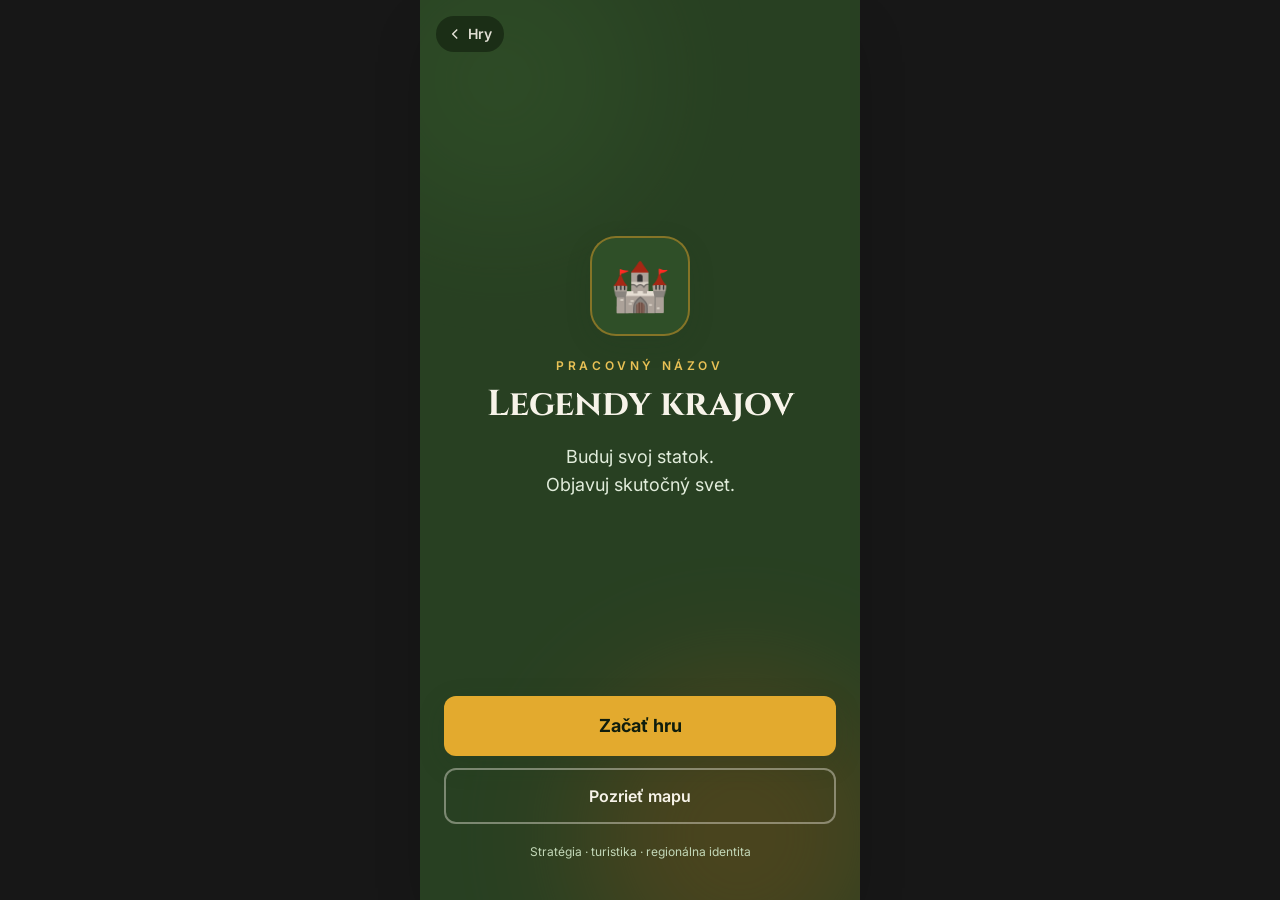
<file: legendy/index.html>
<!DOCTYPE html>
<html lang="sk">
  <head>
    <meta charset="UTF-8" />
    <link rel="icon" type="image/svg+xml" href="./icons/icon.svg" />
    <link rel="icon" type="image/png" sizes="192x192" href="./icons/icon-192.png" />
    <meta name="viewport" content="width=device-width, initial-scale=1.0, maximum-scale=1.0, user-scalable=no, viewport-fit=cover" />
    <meta name="theme-color" content="#2f4f28" />
    <meta name="description" content="Legendy krajov – buduj svoj statok, objavuj skutočný svet." />

    <!-- PWA rieši hostiteľská appka The Oriešeks games -->
    <meta name="apple-mobile-web-app-capable" content="yes" />
    <meta name="apple-mobile-web-app-status-bar-style" content="black-translucent" />
    <meta name="apple-mobile-web-app-title" content="Legendy krajov" />
    <link rel="apple-touch-icon" href="./icons/icon-192.png" />

    <!-- Fonty -->
    <link rel="preconnect" href="https://fonts.googleapis.com" />
    <link rel="preconnect" href="https://fonts.gstatic.com" crossorigin />
    <link href="https://fonts.googleapis.com/css2?family=Cinzel:wght@500;600;700&family=Inter:wght@400;500;600;700&display=swap" rel="stylesheet" />
    <title>Legendy krajov</title>
    <script type="module" crossorigin src="./bundle/index-BJ3DrMKa.js"></script>
    <link rel="stylesheet" crossorigin href="./bundle/index-DSiy-Le2.css">
  </head>
  <body>
    <div id="root"></div>
  </body>
</html>
</file>
<file: legendy/bundle/index-DSiy-Le2.css>
.leaflet-pane,.leaflet-tile,.leaflet-marker-icon,.leaflet-marker-shadow,.leaflet-tile-container,.leaflet-pane>svg,.leaflet-pane>canvas,.leaflet-zoom-box,.leaflet-image-layer,.leaflet-layer{position:absolute;left:0;top:0}.leaflet-container{overflow:hidden}.leaflet-tile,.leaflet-marker-icon,.leaflet-marker-shadow{-webkit-user-select:none;-moz-user-select:none;user-select:none;-webkit-user-drag:none}.leaflet-tile::-moz-selection{background:transparent}.leaflet-tile::selection{background:transparent}.leaflet-safari .leaflet-tile{image-rendering:-webkit-optimize-contrast}.leaflet-safari .leaflet-tile-container{width:1600px;height:1600px;-webkit-transform-origin:0 0}.leaflet-marker-icon,.leaflet-marker-shadow{display:block}.leaflet-container .leaflet-overlay-pane svg{max-width:none!important;max-height:none!important}.leaflet-container .leaflet-marker-pane img,.leaflet-container .leaflet-shadow-pane img,.leaflet-container .leaflet-tile-pane img,.leaflet-container img.leaflet-image-layer,.leaflet-container .leaflet-tile{max-width:none!important;max-height:none!important;width:auto;padding:0}.leaflet-container img.leaflet-tile{mix-blend-mode:plus-lighter}.leaflet-container.leaflet-touch-zoom{touch-action:pan-x pan-y}.leaflet-container.leaflet-touch-drag{touch-action:none;touch-action:pinch-zoom}.leaflet-container.leaflet-touch-drag.leaflet-touch-zoom{touch-action:none}.leaflet-container{-webkit-tap-highlight-color:transparent}.leaflet-container a{-webkit-tap-highlight-color:rgba(51,181,229,.4)}.leaflet-tile{filter:inherit;visibility:hidden}.leaflet-tile-loaded{visibility:inherit}.leaflet-zoom-box{width:0;height:0;box-sizing:border-box;z-index:800}.leaflet-overlay-pane svg{-moz-user-select:none}.leaflet-pane{z-index:400}.leaflet-tile-pane{z-index:200}.leaflet-overlay-pane{z-index:400}.leaflet-shadow-pane{z-index:500}.leaflet-marker-pane{z-index:600}.leaflet-tooltip-pane{z-index:650}.leaflet-popup-pane{z-index:700}.leaflet-map-pane canvas{z-index:100}.leaflet-map-pane svg{z-index:200}.leaflet-vml-shape{width:1px;height:1px}.lvml{behavior:url(#default#VML);display:inline-block;position:absolute}.leaflet-control{position:relative;z-index:800;pointer-events:visiblePainted;pointer-events:auto}.leaflet-top,.leaflet-bottom{position:absolute;z-index:1000;pointer-events:none}.leaflet-top{top:0}.leaflet-right{right:0}.leaflet-bottom{bottom:0}.leaflet-left{left:0}.leaflet-control{float:left;clear:both}.leaflet-right .leaflet-control{float:right}.leaflet-top .leaflet-control{margin-top:10px}.leaflet-bottom .leaflet-control{margin-bottom:10px}.leaflet-left .leaflet-control{margin-left:10px}.leaflet-right .leaflet-control{margin-right:10px}.leaflet-fade-anim .leaflet-popup{opacity:0;transition:opacity .2s linear}.leaflet-fade-anim .leaflet-map-pane .leaflet-popup{opacity:1}.leaflet-zoom-animated{transform-origin:0 0}svg.leaflet-zoom-animated{will-change:transform}.leaflet-zoom-anim .leaflet-zoom-animated{transition:transform .25s cubic-bezier(0,0,.25,1)}.leaflet-zoom-anim .leaflet-tile,.leaflet-pan-anim .leaflet-tile{transition:none}.leaflet-zoom-anim .leaflet-zoom-hide{visibility:hidden}.leaflet-interactive{cursor:pointer}.leaflet-grab{cursor:grab}.leaflet-crosshair,.leaflet-crosshair .leaflet-interactive{cursor:crosshair}.leaflet-popup-pane,.leaflet-control{cursor:auto}.leaflet-dragging .leaflet-grab,.leaflet-dragging .leaflet-grab .leaflet-interactive,.leaflet-dragging .leaflet-marker-draggable{cursor:move;cursor:grabbing}.leaflet-marker-icon,.leaflet-marker-shadow,.leaflet-image-layer,.leaflet-pane>svg path,.leaflet-tile-container{pointer-events:none}.leaflet-marker-icon.leaflet-interactive,.leaflet-image-layer.leaflet-interactive,.leaflet-pane>svg path.leaflet-interactive,svg.leaflet-image-layer.leaflet-interactive path{pointer-events:visiblePainted;pointer-events:auto}.leaflet-container{background:#ddd;outline-offset:1px}.leaflet-container a{color:#0078a8}.leaflet-zoom-box{border:2px dotted #38f;background:#ffffff80}.leaflet-container{font-family:Helvetica Neue,Arial,Helvetica,sans-serif;font-size:12px;font-size:.75rem;line-height:1.5}.leaflet-bar{box-shadow:0 1px 5px #000000a6;border-radius:4px}.leaflet-bar a{background-color:#fff;border-bottom:1px solid #ccc;width:26px;height:26px;line-height:26px;display:block;text-align:center;text-decoration:none;color:#000}.leaflet-bar a,.leaflet-control-layers-toggle{background-position:50% 50%;background-repeat:no-repeat;display:block}.leaflet-bar a:hover,.leaflet-bar a:focus{background-color:#f4f4f4}.leaflet-bar a:first-child{border-top-left-radius:4px;border-top-right-radius:4px}.leaflet-bar a:last-child{border-bottom-left-radius:4px;border-bottom-right-radius:4px;border-bottom:none}.leaflet-bar a.leaflet-disabled{cursor:default;background-color:#f4f4f4;color:#bbb}.leaflet-touch .leaflet-bar a{width:30px;height:30px;line-height:30px}.leaflet-touch .leaflet-bar a:first-child{border-top-left-radius:2px;border-top-right-radius:2px}.leaflet-touch .leaflet-bar a:last-child{border-bottom-left-radius:2px;border-bottom-right-radius:2px}.leaflet-control-zoom-in,.leaflet-control-zoom-out{font:700 18px Lucida Console,Monaco,monospace;text-indent:1px}.leaflet-touch .leaflet-control-zoom-in,.leaflet-touch .leaflet-control-zoom-out{font-size:22px}.leaflet-control-layers{box-shadow:0 1px 5px #0006;background:#fff;border-radius:5px}.leaflet-control-layers-toggle{background-image:url([data-uri]);width:36px;height:36px}.leaflet-retina .leaflet-control-layers-toggle{background-image:url([data-uri]);background-size:26px 26px}.leaflet-touch .leaflet-control-layers-toggle{width:44px;height:44px}.leaflet-control-layers .leaflet-control-layers-list,.leaflet-control-layers-expanded .leaflet-control-layers-toggle{display:none}.leaflet-control-layers-expanded .leaflet-control-layers-list{display:block;position:relative}.leaflet-control-layers-expanded{padding:6px 10px 6px 6px;color:#333;background:#fff}.leaflet-control-layers-scrollbar{overflow-y:scroll;overflow-x:hidden;padding-right:5px}.leaflet-control-layers-selector{margin-top:2px;position:relative;top:1px}.leaflet-control-layers label{display:block;font-size:13px;font-size:1.08333em}.leaflet-control-layers-separator{height:0;border-top:1px solid #ddd;margin:5px -10px 5px -6px}.leaflet-default-icon-path{background-image:url([data-uri])}.leaflet-container .leaflet-control-attribution{background:#fff;background:#fffc;margin:0}.leaflet-control-attribution,.leaflet-control-scale-line{padding:0 5px;color:#333;line-height:1.4}.leaflet-control-attribution a{text-decoration:none}.leaflet-control-attribution a:hover,.leaflet-control-attribution a:focus{text-decoration:underline}.leaflet-attribution-flag{display:inline!important;vertical-align:baseline!important;width:1em;height:.6669em}.leaflet-left .leaflet-control-scale{margin-left:5px}.leaflet-bottom .leaflet-control-scale{margin-bottom:5px}.leaflet-control-scale-line{border:2px solid #777;border-top:none;line-height:1.1;padding:2px 5px 1px;white-space:nowrap;box-sizing:border-box;background:#fffc;text-shadow:1px 1px #fff}.leaflet-control-scale-line:not(:first-child){border-top:2px solid #777;border-bottom:none;margin-top:-2px}.leaflet-control-scale-line:not(:first-child):not(:last-child){border-bottom:2px solid #777}.leaflet-touch .leaflet-control-attribution,.leaflet-touch .leaflet-control-layers,.leaflet-touch .leaflet-bar{box-shadow:none}.leaflet-touch .leaflet-control-layers,.leaflet-touch .leaflet-bar{border:2px solid rgba(0,0,0,.2);background-clip:padding-box}.leaflet-popup{position:absolute;text-align:center;margin-bottom:20px}.leaflet-popup-content-wrapper{padding:1px;text-align:left;border-radius:12px}.leaflet-popup-content{margin:13px 24px 13px 20px;line-height:1.3;font-size:13px;font-size:1.08333em;min-height:1px}.leaflet-popup-content p{margin:1.3em 0}.leaflet-popup-tip-container{width:40px;height:20px;position:absolute;left:50%;margin-top:-1px;margin-left:-20px;overflow:hidden;pointer-events:none}.leaflet-popup-tip{width:17px;height:17px;padding:1px;margin:-10px auto 0;pointer-events:auto;transform:rotate(45deg)}.leaflet-popup-content-wrapper,.leaflet-popup-tip{background:#fff;color:#333;box-shadow:0 3px 14px #0006}.leaflet-container a.leaflet-popup-close-button{position:absolute;top:0;right:0;border:none;text-align:center;width:24px;height:24px;font:16px/24px Tahoma,Verdana,sans-serif;color:#757575;text-decoration:none;background:transparent}.leaflet-container a.leaflet-popup-close-button:hover,.leaflet-container a.leaflet-popup-close-button:focus{color:#585858}.leaflet-popup-scrolled{overflow:auto}.leaflet-oldie .leaflet-popup-content-wrapper{-ms-zoom:1}.leaflet-oldie .leaflet-popup-tip{width:24px;margin:0 auto;-ms-filter:"progid:DXImageTransform.Microsoft.Matrix(M11=0.70710678, M12=0.70710678, M21=-0.70710678, M22=0.70710678)";filter:progid:DXImageTransform.Microsoft.Matrix(M11=.70710678,M12=.70710678,M21=-.70710678,M22=.70710678)}.leaflet-oldie .leaflet-control-zoom,.leaflet-oldie .leaflet-control-layers,.leaflet-oldie .leaflet-popup-content-wrapper,.leaflet-oldie .leaflet-popup-tip{border:1px solid #999}.leaflet-div-icon{background:#fff;border:1px solid #666}.leaflet-tooltip{position:absolute;padding:6px;background-color:#fff;border:1px solid #fff;border-radius:3px;color:#222;white-space:nowrap;-webkit-user-select:none;-moz-user-select:none;user-select:none;pointer-events:none;box-shadow:0 1px 3px #0006}.leaflet-tooltip.leaflet-interactive{cursor:pointer;pointer-events:auto}.leaflet-tooltip-top:before,.leaflet-tooltip-bottom:before,.leaflet-tooltip-left:before,.leaflet-tooltip-right:before{position:absolute;pointer-events:none;border:6px solid transparent;background:transparent;content:""}.leaflet-tooltip-bottom{margin-top:6px}.leaflet-tooltip-top{margin-top:-6px}.leaflet-tooltip-bottom:before,.leaflet-tooltip-top:before{left:50%;margin-left:-6px}.leaflet-tooltip-top:before{bottom:0;margin-bottom:-12px;border-top-color:#fff}.leaflet-tooltip-bottom:before{top:0;margin-top:-12px;margin-left:-6px;border-bottom-color:#fff}.leaflet-tooltip-left{margin-left:-6px}.leaflet-tooltip-right{margin-left:6px}.leaflet-tooltip-left:before,.leaflet-tooltip-right:before{top:50%;margin-top:-6px}.leaflet-tooltip-left:before{right:0;margin-right:-12px;border-left-color:#fff}.leaflet-tooltip-right:before{left:0;margin-left:-12px;border-right-color:#fff}@media print{.leaflet-control{-webkit-print-color-adjust:exact;print-color-adjust:exact}}*,:before,:after{--tw-border-spacing-x: 0;--tw-border-spacing-y: 0;--tw-translate-x: 0;--tw-translate-y: 0;--tw-rotate: 0;--tw-skew-x: 0;--tw-skew-y: 0;--tw-scale-x: 1;--tw-scale-y: 1;--tw-pan-x: ;--tw-pan-y: ;--tw-pinch-zoom: ;--tw-scroll-snap-strictness: proximity;--tw-gradient-from-position: ;--tw-gradient-via-position: ;--tw-gradient-to-position: ;--tw-ordinal: ;--tw-slashed-zero: ;--tw-numeric-figure: ;--tw-numeric-spacing: ;--tw-numeric-fraction: ;--tw-ring-inset: ;--tw-ring-offset-width: 0px;--tw-ring-offset-color: #fff;--tw-ring-color: rgb(59 130 246 / .5);--tw-ring-offset-shadow: 0 0 #0000;--tw-ring-shadow: 0 0 #0000;--tw-shadow: 0 0 #0000;--tw-shadow-colored: 0 0 #0000;--tw-blur: ;--tw-brightness: ;--tw-contrast: ;--tw-grayscale: ;--tw-hue-rotate: ;--tw-invert: ;--tw-saturate: ;--tw-sepia: ;--tw-drop-shadow: ;--tw-backdrop-blur: ;--tw-backdrop-brightness: ;--tw-backdrop-contrast: ;--tw-backdrop-grayscale: ;--tw-backdrop-hue-rotate: ;--tw-backdrop-invert: ;--tw-backdrop-opacity: ;--tw-backdrop-saturate: ;--tw-backdrop-sepia: ;--tw-contain-size: ;--tw-contain-layout: ;--tw-contain-paint: ;--tw-contain-style: }::backdrop{--tw-border-spacing-x: 0;--tw-border-spacing-y: 0;--tw-translate-x: 0;--tw-translate-y: 0;--tw-rotate: 0;--tw-skew-x: 0;--tw-skew-y: 0;--tw-scale-x: 1;--tw-scale-y: 1;--tw-pan-x: ;--tw-pan-y: ;--tw-pinch-zoom: ;--tw-scroll-snap-strictness: proximity;--tw-gradient-from-position: ;--tw-gradient-via-position: ;--tw-gradient-to-position: ;--tw-ordinal: ;--tw-slashed-zero: ;--tw-numeric-figure: ;--tw-numeric-spacing: ;--tw-numeric-fraction: ;--tw-ring-inset: ;--tw-ring-offset-width: 0px;--tw-ring-offset-color: #fff;--tw-ring-color: rgb(59 130 246 / .5);--tw-ring-offset-shadow: 0 0 #0000;--tw-ring-shadow: 0 0 #0000;--tw-shadow: 0 0 #0000;--tw-shadow-colored: 0 0 #0000;--tw-blur: ;--tw-brightness: ;--tw-contrast: ;--tw-grayscale: ;--tw-hue-rotate: ;--tw-invert: ;--tw-saturate: ;--tw-sepia: ;--tw-drop-shadow: ;--tw-backdrop-blur: ;--tw-backdrop-brightness: ;--tw-backdrop-contrast: ;--tw-backdrop-grayscale: ;--tw-backdrop-hue-rotate: ;--tw-backdrop-invert: ;--tw-backdrop-opacity: ;--tw-backdrop-saturate: ;--tw-backdrop-sepia: ;--tw-contain-size: ;--tw-contain-layout: ;--tw-contain-paint: ;--tw-contain-style: }*,:before,:after{box-sizing:border-box;border-width:0;border-style:solid;border-color:#e5e7eb}:before,:after{--tw-content: ""}html,:host{line-height:1.5;-webkit-text-size-adjust:100%;-moz-tab-size:4;-o-tab-size:4;tab-size:4;font-family:Inter,system-ui,sans-serif;font-feature-settings:normal;font-variation-settings:normal;-webkit-tap-highlight-color:transparent}body{margin:0;line-height:inherit}hr{height:0;color:inherit;border-top-width:1px}abbr:where([title]){-webkit-text-decoration:underline dotted;text-decoration:underline dotted}h1,h2,h3,h4,h5,h6{font-size:inherit;font-weight:inherit}a{color:inherit;text-decoration:inherit}b,strong{font-weight:bolder}code,kbd,samp,pre{font-family:ui-monospace,SFMono-Regular,Menlo,Monaco,Consolas,Liberation Mono,Courier New,monospace;font-feature-settings:normal;font-variation-settings:normal;font-size:1em}small{font-size:80%}sub,sup{font-size:75%;line-height:0;position:relative;vertical-align:baseline}sub{bottom:-.25em}sup{top:-.5em}table{text-indent:0;border-color:inherit;border-collapse:collapse}button,input,optgroup,select,textarea{font-family:inherit;font-feature-settings:inherit;font-variation-settings:inherit;font-size:100%;font-weight:inherit;line-height:inherit;letter-spacing:inherit;color:inherit;margin:0;padding:0}button,select{text-transform:none}button,input:where([type=button]),input:where([type=reset]),input:where([type=submit]){-webkit-appearance:button;background-color:transparent;background-image:none}:-moz-focusring{outline:auto}:-moz-ui-invalid{box-shadow:none}progress{vertical-align:baseline}::-webkit-inner-spin-button,::-webkit-outer-spin-button{height:auto}[type=search]{-webkit-appearance:textfield;outline-offset:-2px}::-webkit-search-decoration{-webkit-appearance:none}::-webkit-file-upload-button{-webkit-appearance:button;font:inherit}summary{display:list-item}blockquote,dl,dd,h1,h2,h3,h4,h5,h6,hr,figure,p,pre{margin:0}fieldset{margin:0;padding:0}legend{padding:0}ol,ul,menu{list-style:none;margin:0;padding:0}dialog{padding:0}textarea{resize:vertical}input::-moz-placeholder,textarea::-moz-placeholder{opacity:1;color:#9ca3af}input::placeholder,textarea::placeholder{opacity:1;color:#9ca3af}button,[role=button]{cursor:pointer}:disabled{cursor:default}img,svg,video,canvas,audio,iframe,embed,object{display:block;vertical-align:middle}img,video{max-width:100%;height:auto}[hidden]:where(:not([hidden=until-found])){display:none}.btn-primary{display:inline-flex;align-items:center;justify-content:center;gap:.5rem;border-radius:.75rem;--tw-bg-opacity: 1;background-color:rgb(58 99 48 / var(--tw-bg-opacity, 1));padding:.75rem 1rem;font-weight:600;--tw-text-opacity: 1;color:rgb(247 243 233 / var(--tw-text-opacity, 1));--tw-shadow: 0 2px 10px rgba(34, 53, 30, .1);--tw-shadow-colored: 0 2px 10px var(--tw-shadow-color);box-shadow:var(--tw-ring-offset-shadow, 0 0 #0000),var(--tw-ring-shadow, 0 0 #0000),var(--tw-shadow);transition-property:color,background-color,border-color,text-decoration-color,fill,stroke,opacity,box-shadow,transform,filter,backdrop-filter;transition-timing-function:cubic-bezier(.4,0,.2,1);transition-duration:.15s}.btn-primary:hover{--tw-bg-opacity: 1;background-color:rgb(47 79 40 / var(--tw-bg-opacity, 1))}.btn-primary:active{--tw-scale-x: .98;--tw-scale-y: .98;transform:translate(var(--tw-translate-x),var(--tw-translate-y)) rotate(var(--tw-rotate)) skew(var(--tw-skew-x)) skewY(var(--tw-skew-y)) scaleX(var(--tw-scale-x)) scaleY(var(--tw-scale-y))}.btn-primary:disabled{cursor:not-allowed;opacity:.5}.btn-secondary{display:inline-flex;align-items:center;justify-content:center;gap:.5rem;border-radius:.75rem;border-width:2px;--tw-border-opacity: 1;border-color:rgb(58 99 48 / var(--tw-border-opacity, 1));background-color:transparent;padding:.75rem 1rem;font-weight:600;--tw-text-opacity: 1;color:rgb(47 79 40 / var(--tw-text-opacity, 1));transition-property:color,background-color,border-color,text-decoration-color,fill,stroke,opacity,box-shadow,transform,filter,backdrop-filter;transition-timing-function:cubic-bezier(.4,0,.2,1);transition-duration:.15s}.btn-secondary:hover{--tw-bg-opacity: 1;background-color:rgb(243 247 240 / var(--tw-bg-opacity, 1))}.btn-secondary:active{--tw-scale-x: .98;--tw-scale-y: .98;transform:translate(var(--tw-translate-x),var(--tw-translate-y)) rotate(var(--tw-rotate)) skew(var(--tw-skew-x)) skewY(var(--tw-skew-y)) scaleX(var(--tw-scale-x)) scaleY(var(--tw-scale-y))}.btn-gold{display:inline-flex;align-items:center;justify-content:center;gap:.5rem;border-radius:.75rem;--tw-bg-opacity: 1;background-color:rgb(227 170 46 / var(--tw-bg-opacity, 1));padding:.75rem 1rem;font-weight:600;--tw-text-opacity: 1;color:rgb(15 29 13 / var(--tw-text-opacity, 1));--tw-shadow: 0 2px 10px rgba(34, 53, 30, .1);--tw-shadow-colored: 0 2px 10px var(--tw-shadow-color);box-shadow:var(--tw-ring-offset-shadow, 0 0 #0000),var(--tw-ring-shadow, 0 0 #0000),var(--tw-shadow);transition-property:color,background-color,border-color,text-decoration-color,fill,stroke,opacity,box-shadow,transform,filter,backdrop-filter;transition-timing-function:cubic-bezier(.4,0,.2,1);transition-duration:.15s}.btn-gold:hover{--tw-bg-opacity: 1;background-color:rgb(210 142 28 / var(--tw-bg-opacity, 1))}.btn-gold:active{--tw-scale-x: .98;--tw-scale-y: .98;transform:translate(var(--tw-translate-x),var(--tw-translate-y)) rotate(var(--tw-rotate)) skew(var(--tw-skew-x)) skewY(var(--tw-skew-y)) scaleX(var(--tw-scale-x)) scaleY(var(--tw-scale-y))}.btn-gold:disabled{cursor:not-allowed;opacity:.5}.card{border-radius:1rem;border-width:1px;--tw-border-opacity: 1;border-color:rgb(240 231 218 / var(--tw-border-opacity, 1));--tw-bg-opacity: 1;background-color:rgb(255 255 255 / var(--tw-bg-opacity, 1));--tw-shadow: 0 2px 10px rgba(34, 53, 30, .1);--tw-shadow-colored: 0 2px 10px var(--tw-shadow-color);box-shadow:var(--tw-ring-offset-shadow, 0 0 #0000),var(--tw-ring-shadow, 0 0 #0000),var(--tw-shadow)}.chip{display:inline-flex;align-items:center;gap:.25rem;border-radius:9999px;padding:.25rem .625rem;font-size:.75rem;line-height:1rem;font-weight:600}.screen-title{font-family:Cinzel,Georgia,serif;font-size:1.5rem;line-height:2rem;font-weight:700;--tw-text-opacity: 1;color:rgb(40 64 34 / var(--tw-text-opacity, 1))}.\!panel{background-image:var(--tex-parchment)!important;border:2px solid var(--color-wood-mid)!important;border-radius:var(--radius-panel)!important;box-shadow:var(--shadow-panel)!important;color:var(--color-forest-dark)!important;position:relative!important}.panel{background-image:var(--tex-parchment);border:2px solid var(--color-wood-mid);border-radius:var(--radius-panel);box-shadow:var(--shadow-panel);color:var(--color-forest-dark);position:relative}.\!panel:after{content:""!important;position:absolute!important;top:3px!important;right:3px!important;bottom:3px!important;left:3px!important;border:1px solid rgba(201,162,58,.55)!important;border-radius:calc(var(--radius-panel) - 4px)!important;pointer-events:none!important}.panel:after{content:"";position:absolute;top:3px;right:3px;bottom:3px;left:3px;border:1px solid rgba(201,162,58,.55);border-radius:calc(var(--radius-panel) - 4px);pointer-events:none}.panel-wood{background-image:var(--tex-wood);border:2px solid #1c110a;border-radius:var(--radius-panel);box-shadow:var(--shadow-panel);color:var(--color-parchment)}.frame-gold{border:2px solid var(--color-gold);box-shadow:0 0 0 1px #00000040,inset 0 0 8px #c9a23a40}.badge-level{display:inline-flex;align-items:center;justify-content:center;font-family:Cinzel,Georgia,serif;font-weight:700;--tw-text-opacity: 1;color:rgb(247 243 233 / var(--tw-text-opacity, 1));background:linear-gradient(180deg,#2f4f70,#1d3148);border:2px solid var(--color-gold);border-radius:.5rem .5rem .6rem .6rem;box-shadow:var(--shadow-button)}.pointer-events-none{pointer-events:none}.pointer-events-auto{pointer-events:auto}.fixed{position:fixed}.absolute{position:absolute}.relative{position:relative}.sticky{position:sticky}.inset-0{top:0;right:0;bottom:0;left:0}.inset-x-0{left:0;right:0}.inset-x-2{left:.5rem;right:.5rem}.-bottom-1\.5{bottom:-.375rem}.-bottom-24{bottom:-6rem}.-left-16{left:-4rem}.-right-10{right:-2.5rem}.-right-8{right:-2rem}.-top-16{top:-4rem}.-top-8{top:-2rem}.bottom-0{bottom:0}.bottom-2{bottom:.5rem}.bottom-3{bottom:.75rem}.bottom-\[84px\]{bottom:84px}.bottom-\[92px\]{bottom:92px}.left-1\.5{left:.375rem}.left-1\/2{left:50%}.left-2{left:.5rem}.left-3{left:.75rem}.left-4{left:1rem}.right-0{right:0}.right-1\.5{right:.375rem}.right-2{right:.5rem}.right-3{right:.75rem}.top-0{top:0}.top-2{top:.5rem}.top-3{top:.75rem}.top-\[108px\]{top:108px}.top-\[148px\]{top:148px}.top-\[70px\]{top:70px}.z-20{z-index:20}.z-30{z-index:30}.z-40{z-index:40}.z-50{z-index:50}.z-\[1000\]{z-index:1000}.z-\[480\]{z-index:480}.z-\[500\]{z-index:500}.z-\[55\]{z-index:55}.z-\[600\]{z-index:600}.z-\[650\]{z-index:650}.z-\[680\]{z-index:680}.z-\[700\]{z-index:700}.z-\[80\]{z-index:80}.z-\[900\]{z-index:900}.z-\[940\]{z-index:940}.mx-2{margin-left:.5rem;margin-right:.5rem}.mx-4{margin-left:1rem;margin-right:1rem}.mx-auto{margin-left:auto;margin-right:auto}.mb-1{margin-bottom:.25rem}.mb-2{margin-bottom:.5rem}.mb-3{margin-bottom:.75rem}.mb-4{margin-bottom:1rem}.mb-6{margin-bottom:1.5rem}.ml-0\.5{margin-left:.125rem}.ml-1{margin-left:.25rem}.ml-auto{margin-left:auto}.mt-0\.5{margin-top:.125rem}.mt-1{margin-top:.25rem}.mt-1\.5{margin-top:.375rem}.mt-2{margin-top:.5rem}.mt-2\.5{margin-top:.625rem}.mt-3{margin-top:.75rem}.mt-4{margin-top:1rem}.mt-5{margin-top:1.25rem}.mt-6{margin-top:1.5rem}.mt-8{margin-top:2rem}.block{display:block}.inline-block{display:inline-block}.flex{display:flex}.grid{display:grid}.h-0\.5{height:.125rem}.h-1\.5{height:.375rem}.h-10{height:2.5rem}.h-11{height:2.75rem}.h-12{height:3rem}.h-14{height:3.5rem}.h-16{height:4rem}.h-2{height:.5rem}.h-2\.5{height:.625rem}.h-20{height:5rem}.h-24{height:6rem}.h-28{height:7rem}.h-3\.5{height:.875rem}.h-4{height:1rem}.h-5{height:1.25rem}.h-6{height:1.5rem}.h-7{height:1.75rem}.h-72{height:18rem}.h-8{height:2rem}.h-80{height:20rem}.h-9{height:2.25rem}.h-\[100dvh\]{height:100dvh}.h-\[46px\]{height:46px}.h-\[58vh\]{height:58vh}.h-\[64vh\]{height:64vh}.h-full{height:100%}.max-h-\[78vh\]{max-height:78vh}.max-h-\[80vh\]{max-height:80vh}.max-h-\[82vh\]{max-height:82vh}.max-h-\[86vh\]{max-height:86vh}.max-h-\[940px\]{max-height:940px}.min-h-0{min-height:0px}.min-h-\[400px\]{min-height:400px}.min-h-screen{min-height:100vh}.w-10{width:2.5rem}.w-11{width:2.75rem}.w-12{width:3rem}.w-14{width:3.5rem}.w-16{width:4rem}.w-2\.5{width:.625rem}.w-20{width:5rem}.w-24{width:6rem}.w-28{width:7rem}.w-3\.5{width:.875rem}.w-4{width:1rem}.w-5{width:1.25rem}.w-6{width:1.5rem}.w-7{width:1.75rem}.w-72{width:18rem}.w-8{width:2rem}.w-80{width:20rem}.w-9{width:2.25rem}.w-full{width:100%}.min-w-0{min-width:0px}.min-w-4{min-width:1rem}.max-w-\[440px\]{max-width:440px}.max-w-\[56px\]{max-width:56px}.max-w-md{max-width:28rem}.max-w-sm{max-width:24rem}.max-w-xs{max-width:20rem}.flex-1{flex:1 1 0%}.flex-\[2\]{flex:2}.shrink-0{flex-shrink:0}.-translate-x-1\/2{--tw-translate-x: -50%;transform:translate(var(--tw-translate-x),var(--tw-translate-y)) rotate(var(--tw-rotate)) skew(var(--tw-skew-x)) skewY(var(--tw-skew-y)) scaleX(var(--tw-scale-x)) scaleY(var(--tw-scale-y))}.scale-105{--tw-scale-x: 1.05;--tw-scale-y: 1.05;transform:translate(var(--tw-translate-x),var(--tw-translate-y)) rotate(var(--tw-rotate)) skew(var(--tw-skew-x)) skewY(var(--tw-skew-y)) scaleX(var(--tw-scale-x)) scaleY(var(--tw-scale-y))}.transform{transform:translate(var(--tw-translate-x),var(--tw-translate-y)) rotate(var(--tw-rotate)) skew(var(--tw-skew-x)) skewY(var(--tw-skew-y)) scaleX(var(--tw-scale-x)) scaleY(var(--tw-scale-y))}.animate-\[fadein_0\.2s_ease\]{animation:fadein .2s ease}.animate-\[fadein_0\.3s_ease\]{animation:fadein .3s ease}.select-none{-webkit-user-select:none;-moz-user-select:none;user-select:none}.grid-cols-1{grid-template-columns:repeat(1,minmax(0,1fr))}.grid-cols-2{grid-template-columns:repeat(2,minmax(0,1fr))}.grid-cols-3{grid-template-columns:repeat(3,minmax(0,1fr))}.grid-cols-4{grid-template-columns:repeat(4,minmax(0,1fr))}.flex-col{flex-direction:column}.flex-wrap{flex-wrap:wrap}.items-start{align-items:flex-start}.items-end{align-items:flex-end}.items-center{align-items:center}.items-baseline{align-items:baseline}.items-stretch{align-items:stretch}.justify-center{justify-content:center}.justify-between{justify-content:space-between}.gap-0\.5{gap:.125rem}.gap-1{gap:.25rem}.gap-1\.5{gap:.375rem}.gap-2{gap:.5rem}.gap-3{gap:.75rem}.gap-4{gap:1rem}.gap-x-4{-moz-column-gap:1rem;column-gap:1rem}.gap-y-2\.5{row-gap:.625rem}.space-y-1\.5>:not([hidden])~:not([hidden]){--tw-space-y-reverse: 0;margin-top:calc(.375rem * calc(1 - var(--tw-space-y-reverse)));margin-bottom:calc(.375rem * var(--tw-space-y-reverse))}.space-y-2>:not([hidden])~:not([hidden]){--tw-space-y-reverse: 0;margin-top:calc(.5rem * calc(1 - var(--tw-space-y-reverse)));margin-bottom:calc(.5rem * var(--tw-space-y-reverse))}.space-y-3>:not([hidden])~:not([hidden]){--tw-space-y-reverse: 0;margin-top:calc(.75rem * calc(1 - var(--tw-space-y-reverse)));margin-bottom:calc(.75rem * var(--tw-space-y-reverse))}.space-y-5>:not([hidden])~:not([hidden]){--tw-space-y-reverse: 0;margin-top:calc(1.25rem * calc(1 - var(--tw-space-y-reverse)));margin-bottom:calc(1.25rem * var(--tw-space-y-reverse))}.divide-y>:not([hidden])~:not([hidden]){--tw-divide-y-reverse: 0;border-top-width:calc(1px * calc(1 - var(--tw-divide-y-reverse)));border-bottom-width:calc(1px * var(--tw-divide-y-reverse))}.divide-bark-100>:not([hidden])~:not([hidden]){--tw-divide-opacity: 1;border-color:rgb(240 231 218 / var(--tw-divide-opacity, 1))}.overflow-hidden{overflow:hidden}.overflow-x-auto{overflow-x:auto}.overflow-y-auto{overflow-y:auto}.truncate{overflow:hidden;text-overflow:ellipsis;white-space:nowrap}.whitespace-nowrap{white-space:nowrap}.rounded{border-radius:.25rem}.rounded-2xl{border-radius:1rem}.rounded-3xl{border-radius:1.5rem}.rounded-full{border-radius:9999px}.rounded-lg{border-radius:.5rem}.rounded-xl{border-radius:.75rem}.border{border-width:1px}.border-2{border-width:2px}.border-b{border-bottom-width:1px}.border-l-4{border-left-width:4px}.border-t{border-top-width:1px}.border-dashed{border-style:dashed}.border-bark-100{--tw-border-opacity: 1;border-color:rgb(240 231 218 / var(--tw-border-opacity, 1))}.border-bark-200{--tw-border-opacity: 1;border-color:rgb(224 204 179 / var(--tw-border-opacity, 1))}.border-bark-200\/70{border-color:#e0ccb3b3}.border-bark-400\/60{border-color:#b98a5e99}.border-forest-100{--tw-border-opacity: 1;border-color:rgb(225 236 219 / var(--tw-border-opacity, 1))}.border-forest-200{--tw-border-opacity: 1;border-color:rgb(195 216 184 / var(--tw-border-opacity, 1))}.border-forest-300{--tw-border-opacity: 1;border-color:rgb(155 189 138 / var(--tw-border-opacity, 1))}.border-forest-300\/60{border-color:#9bbd8a99}.border-forest-400{--tw-border-opacity: 1;border-color:rgb(110 156 92 / var(--tw-border-opacity, 1))}.border-forest-500{--tw-border-opacity: 1;border-color:rgb(77 125 61 / var(--tw-border-opacity, 1))}.border-forest-700\/30{border-color:#2f4f284d}.border-gold-200{--tw-border-opacity: 1;border-color:rgb(240 217 143 / var(--tw-border-opacity, 1))}.border-gold-300{--tw-border-opacity: 1;border-color:rgb(233 193 85 / var(--tw-border-opacity, 1))}.border-gold-300\/70{border-color:#e9c155b3}.border-gold-400{--tw-border-opacity: 1;border-color:rgb(227 170 46 / var(--tw-border-opacity, 1))}.border-gold-500\/60{border-color:#d28e1c99}.border-parchment\/40{border-color:#f7f3e966}.border-red-300{--tw-border-opacity: 1;border-color:rgb(252 165 165 / var(--tw-border-opacity, 1))}.border-wood-mid\/60{border-color:#4a332299}.bg-\[\#869a4f\]{--tw-bg-opacity: 1;background-color:rgb(134 154 79 / var(--tw-bg-opacity, 1))}.bg-bark-100{--tw-bg-opacity: 1;background-color:rgb(240 231 218 / var(--tw-bg-opacity, 1))}.bg-bark-200{--tw-bg-opacity: 1;background-color:rgb(224 204 179 / var(--tw-bg-opacity, 1))}.bg-bark-300{--tw-bg-opacity: 1;background-color:rgb(205 171 134 / var(--tw-bg-opacity, 1))}.bg-bark-50{--tw-bg-opacity: 1;background-color:rgb(250 246 241 / var(--tw-bg-opacity, 1))}.bg-bark-500{--tw-bg-opacity: 1;background-color:rgb(168 113 70 / var(--tw-bg-opacity, 1))}.bg-bark-600\/90{background-color:#925d3be6}.bg-black\/30{background-color:#0000004d}.bg-black\/35{background-color:#00000059}.bg-black\/40{background-color:#0006}.bg-black\/45{background-color:#00000073}.bg-black\/50{background-color:#00000080}.bg-black\/55{background-color:#0000008c}.bg-black\/60{background-color:#0009}.bg-forest-100{--tw-bg-opacity: 1;background-color:rgb(225 236 219 / var(--tw-bg-opacity, 1))}.bg-forest-200{--tw-bg-opacity: 1;background-color:rgb(195 216 184 / var(--tw-bg-opacity, 1))}.bg-forest-50{--tw-bg-opacity: 1;background-color:rgb(243 247 240 / var(--tw-bg-opacity, 1))}.bg-forest-50\/60{background-color:#f3f7f099}.bg-forest-500{--tw-bg-opacity: 1;background-color:rgb(77 125 61 / var(--tw-bg-opacity, 1))}.bg-forest-600{--tw-bg-opacity: 1;background-color:rgb(58 99 48 / var(--tw-bg-opacity, 1))}.bg-forest-700{--tw-bg-opacity: 1;background-color:rgb(47 79 40 / var(--tw-bg-opacity, 1))}.bg-forest-700\/90{background-color:#2f4f28e6}.bg-forest-800{--tw-bg-opacity: 1;background-color:rgb(40 64 34 / var(--tw-bg-opacity, 1))}.bg-forest-900\/40{background-color:#22351e66}.bg-forest-900\/50{background-color:#22351e80}.bg-forest-950\/60{background-color:#0f1d0d99}.bg-gold-100{--tw-bg-opacity: 1;background-color:rgb(248 237 202 / var(--tw-bg-opacity, 1))}.bg-gold-300{--tw-bg-opacity: 1;background-color:rgb(233 193 85 / var(--tw-bg-opacity, 1))}.bg-gold-400{--tw-bg-opacity: 1;background-color:rgb(227 170 46 / var(--tw-bg-opacity, 1))}.bg-gold-50{--tw-bg-opacity: 1;background-color:rgb(253 249 237 / var(--tw-bg-opacity, 1))}.bg-gold-500{--tw-bg-opacity: 1;background-color:rgb(210 142 28 / var(--tw-bg-opacity, 1))}.bg-gold-700{--tw-bg-opacity: 1;background-color:rgb(153 78 22 / var(--tw-bg-opacity, 1))}.bg-gray-500{--tw-bg-opacity: 1;background-color:rgb(107 114 128 / var(--tw-bg-opacity, 1))}.bg-neutral-900{--tw-bg-opacity: 1;background-color:rgb(23 23 23 / var(--tw-bg-opacity, 1))}.bg-parchment{--tw-bg-opacity: 1;background-color:rgb(247 243 233 / var(--tw-bg-opacity, 1))}.bg-parchment-light{--tw-bg-opacity: 1;background-color:rgb(251 247 236 / var(--tw-bg-opacity, 1))}.bg-parchment\/70{background-color:#f7f3e9b3}.bg-parchment\/80{background-color:#f7f3e9cc}.bg-parchment\/95{background-color:#f7f3e9f2}.bg-red-50{--tw-bg-opacity: 1;background-color:rgb(254 242 242 / var(--tw-bg-opacity, 1))}.bg-red-600{--tw-bg-opacity: 1;background-color:rgb(220 38 38 / var(--tw-bg-opacity, 1))}.bg-white{--tw-bg-opacity: 1;background-color:rgb(255 255 255 / var(--tw-bg-opacity, 1))}.bg-white\/20{background-color:#fff3}.bg-white\/90{background-color:#ffffffe6}.bg-white\/95{background-color:#fffffff2}.bg-wood-dark{--tw-bg-opacity: 1;background-color:rgb(42 28 18 / var(--tw-bg-opacity, 1))}.bg-wood-dark\/70{background-color:#2a1c12b3}.bg-gradient-to-b{background-image:linear-gradient(to bottom,var(--tw-gradient-stops))}.bg-gradient-to-br{background-image:linear-gradient(to bottom right,var(--tw-gradient-stops))}.bg-gradient-to-r{background-image:linear-gradient(to right,var(--tw-gradient-stops))}.from-\[\#d3e2b6\]{--tw-gradient-from: #d3e2b6 var(--tw-gradient-from-position);--tw-gradient-to: rgb(211 226 182 / 0) var(--tw-gradient-to-position);--tw-gradient-stops: var(--tw-gradient-from), var(--tw-gradient-to)}.from-bark-200{--tw-gradient-from: #e0ccb3 var(--tw-gradient-from-position);--tw-gradient-to: rgb(224 204 179 / 0) var(--tw-gradient-to-position);--tw-gradient-stops: var(--tw-gradient-from), var(--tw-gradient-to)}.from-bark-500{--tw-gradient-from: #a87146 var(--tw-gradient-from-position);--tw-gradient-to: rgb(168 113 70 / 0) var(--tw-gradient-to-position);--tw-gradient-stops: var(--tw-gradient-from), var(--tw-gradient-to)}.from-forest-50{--tw-gradient-from: #f3f7f0 var(--tw-gradient-from-position);--tw-gradient-to: rgb(243 247 240 / 0) var(--tw-gradient-to-position);--tw-gradient-stops: var(--tw-gradient-from), var(--tw-gradient-to)}.from-forest-500{--tw-gradient-from: #4d7d3d var(--tw-gradient-from-position);--tw-gradient-to: rgb(77 125 61 / 0) var(--tw-gradient-to-position);--tw-gradient-stops: var(--tw-gradient-from), var(--tw-gradient-to)}.from-forest-700{--tw-gradient-from: #2f4f28 var(--tw-gradient-from-position);--tw-gradient-to: rgb(47 79 40 / 0) var(--tw-gradient-to-position);--tw-gradient-stops: var(--tw-gradient-from), var(--tw-gradient-to)}.from-gold-300{--tw-gradient-from: #e9c155 var(--tw-gradient-from-position);--tw-gradient-to: rgb(233 193 85 / 0) var(--tw-gradient-to-position);--tw-gradient-stops: var(--tw-gradient-from), var(--tw-gradient-to)}.to-\[\#a9d07f\]{--tw-gradient-to: #a9d07f var(--tw-gradient-to-position)}.to-bark-400{--tw-gradient-to: #b98a5e var(--tw-gradient-to-position)}.to-bark-800{--tw-gradient-to: #643c2e var(--tw-gradient-to-position)}.to-forest-100{--tw-gradient-to: #e1ecdb var(--tw-gradient-to-position)}.to-forest-800{--tw-gradient-to: #284022 var(--tw-gradient-to-position)}.to-gold-500{--tw-gradient-to: #d28e1c var(--tw-gradient-to-position)}.object-contain{-o-object-fit:contain;object-fit:contain}.p-1{padding:.25rem}.p-2{padding:.5rem}.p-2\.5{padding:.625rem}.p-3{padding:.75rem}.p-3\.5{padding:.875rem}.p-4{padding:1rem}.p-5{padding:1.25rem}.p-6{padding:1.5rem}.p-8{padding:2rem}.px-1{padding-left:.25rem;padding-right:.25rem}.px-1\.5{padding-left:.375rem;padding-right:.375rem}.px-2{padding-left:.5rem;padding-right:.5rem}.px-2\.5{padding-left:.625rem;padding-right:.625rem}.px-3{padding-left:.75rem;padding-right:.75rem}.px-4{padding-left:1rem;padding-right:1rem}.px-6{padding-left:1.5rem;padding-right:1.5rem}.py-0\.5{padding-top:.125rem;padding-bottom:.125rem}.py-1{padding-top:.25rem;padding-bottom:.25rem}.py-1\.5{padding-top:.375rem;padding-bottom:.375rem}.py-10{padding-top:2.5rem;padding-bottom:2.5rem}.py-2{padding-top:.5rem;padding-bottom:.5rem}.py-2\.5{padding-top:.625rem;padding-bottom:.625rem}.py-3{padding-top:.75rem;padding-bottom:.75rem}.py-3\.5{padding-top:.875rem;padding-bottom:.875rem}.py-4{padding-top:1rem;padding-bottom:1rem}.py-8{padding-top:2rem;padding-bottom:2rem}.pb-1{padding-bottom:.25rem}.pb-2{padding-bottom:.5rem}.pb-3{padding-bottom:.75rem}.pb-\[110px\]{padding-bottom:110px}.pb-px{padding-bottom:1px}.pr-2{padding-right:.5rem}.pt-1{padding-top:.25rem}.pt-2{padding-top:.5rem}.pt-4{padding-top:1rem}.text-left{text-align:left}.text-center{text-align:center}.text-right{text-align:right}.align-\[-0\.2em\]{vertical-align:-.2em}.font-display{font-family:Cinzel,Georgia,serif}.font-mono{font-family:ui-monospace,SFMono-Regular,Menlo,Monaco,Consolas,Liberation Mono,Courier New,monospace}.font-sans{font-family:Inter,system-ui,sans-serif}.text-2xl{font-size:1.5rem;line-height:2rem}.text-3xl{font-size:1.875rem;line-height:2.25rem}.text-4xl{font-size:2.25rem;line-height:2.5rem}.text-5xl{font-size:3rem;line-height:1}.text-\[10px\]{font-size:10px}.text-\[11px\]{font-size:11px}.text-\[12px\]{font-size:12px}.text-\[9px\]{font-size:9px}.text-base{font-size:1rem;line-height:1.5rem}.text-lg{font-size:1.125rem;line-height:1.75rem}.text-sm{font-size:.875rem;line-height:1.25rem}.text-xl{font-size:1.25rem;line-height:1.75rem}.text-xs{font-size:.75rem;line-height:1rem}.font-bold{font-weight:700}.font-medium{font-weight:500}.font-normal{font-weight:400}.font-semibold{font-weight:600}.uppercase{text-transform:uppercase}.tabular-nums{--tw-numeric-spacing: tabular-nums;font-variant-numeric:var(--tw-ordinal) var(--tw-slashed-zero) var(--tw-numeric-figure) var(--tw-numeric-spacing) var(--tw-numeric-fraction)}.leading-\[1\.2\]{line-height:1.2}.leading-none{line-height:1}.leading-snug{line-height:1.375}.leading-tight{line-height:1.25}.tracking-\[0\.25em\]{letter-spacing:.25em}.tracking-\[0\.2em\]{letter-spacing:.2em}.tracking-\[0\.3em\]{letter-spacing:.3em}.tracking-wide{letter-spacing:.025em}.tracking-wider{letter-spacing:.05em}.text-bark-400{--tw-text-opacity: 1;color:rgb(185 138 94 / var(--tw-text-opacity, 1))}.text-bark-500{--tw-text-opacity: 1;color:rgb(168 113 70 / var(--tw-text-opacity, 1))}.text-bark-600{--tw-text-opacity: 1;color:rgb(146 93 59 / var(--tw-text-opacity, 1))}.text-bark-700{--tw-text-opacity: 1;color:rgb(121 73 50 / var(--tw-text-opacity, 1))}.text-bark-800{--tw-text-opacity: 1;color:rgb(100 60 46 / var(--tw-text-opacity, 1))}.text-bark-900{--tw-text-opacity: 1;color:rgb(85 52 40 / var(--tw-text-opacity, 1))}.text-forest-100{--tw-text-opacity: 1;color:rgb(225 236 219 / var(--tw-text-opacity, 1))}.text-forest-200{--tw-text-opacity: 1;color:rgb(195 216 184 / var(--tw-text-opacity, 1))}.text-forest-600{--tw-text-opacity: 1;color:rgb(58 99 48 / var(--tw-text-opacity, 1))}.text-forest-700{--tw-text-opacity: 1;color:rgb(47 79 40 / var(--tw-text-opacity, 1))}.text-forest-800{--tw-text-opacity: 1;color:rgb(40 64 34 / var(--tw-text-opacity, 1))}.text-forest-900{--tw-text-opacity: 1;color:rgb(34 53 30 / var(--tw-text-opacity, 1))}.text-forest-950{--tw-text-opacity: 1;color:rgb(15 29 13 / var(--tw-text-opacity, 1))}.text-gold-200{--tw-text-opacity: 1;color:rgb(240 217 143 / var(--tw-text-opacity, 1))}.text-gold-300{--tw-text-opacity: 1;color:rgb(233 193 85 / var(--tw-text-opacity, 1))}.text-gold-700{--tw-text-opacity: 1;color:rgb(153 78 22 / var(--tw-text-opacity, 1))}.text-gold-800{--tw-text-opacity: 1;color:rgb(126 62 24 / var(--tw-text-opacity, 1))}.text-parchment{--tw-text-opacity: 1;color:rgb(247 243 233 / var(--tw-text-opacity, 1))}.text-parchment\/90{color:#f7f3e9e6}.text-red-500{--tw-text-opacity: 1;color:rgb(239 68 68 / var(--tw-text-opacity, 1))}.text-red-600{--tw-text-opacity: 1;color:rgb(220 38 38 / var(--tw-text-opacity, 1))}.text-white{--tw-text-opacity: 1;color:rgb(255 255 255 / var(--tw-text-opacity, 1))}.underline{text-decoration-line:underline}.opacity-30{opacity:.3}.opacity-50{opacity:.5}.opacity-60{opacity:.6}.opacity-70{opacity:.7}.opacity-80{opacity:.8}.shadow-2xl{--tw-shadow: 0 25px 50px -12px rgb(0 0 0 / .25);--tw-shadow-colored: 0 25px 50px -12px var(--tw-shadow-color);box-shadow:var(--tw-ring-offset-shadow, 0 0 #0000),var(--tw-ring-shadow, 0 0 #0000),var(--tw-shadow)}.shadow-button{--tw-shadow: 0 2px 0 rgba(0,0,0,.25), inset 0 1px 0 rgba(255,255,255,.25);--tw-shadow-colored: 0 2px 0 var(--tw-shadow-color), inset 0 1px 0 var(--tw-shadow-color);box-shadow:var(--tw-ring-offset-shadow, 0 0 #0000),var(--tw-ring-shadow, 0 0 #0000),var(--tw-shadow)}.shadow-card{--tw-shadow: 0 2px 10px rgba(34, 53, 30, .1);--tw-shadow-colored: 0 2px 10px var(--tw-shadow-color);box-shadow:var(--tw-ring-offset-shadow, 0 0 #0000),var(--tw-ring-shadow, 0 0 #0000),var(--tw-shadow)}.shadow-card-lg{--tw-shadow: 0 8px 28px rgba(34, 53, 30, .16);--tw-shadow-colored: 0 8px 28px var(--tw-shadow-color);box-shadow:var(--tw-ring-offset-shadow, 0 0 #0000),var(--tw-ring-shadow, 0 0 #0000),var(--tw-shadow)}.outline-none{outline:2px solid transparent;outline-offset:2px}.ring{--tw-ring-offset-shadow: var(--tw-ring-inset) 0 0 0 var(--tw-ring-offset-width) var(--tw-ring-offset-color);--tw-ring-shadow: var(--tw-ring-inset) 0 0 0 calc(3px + var(--tw-ring-offset-width)) var(--tw-ring-color);box-shadow:var(--tw-ring-offset-shadow),var(--tw-ring-shadow),var(--tw-shadow, 0 0 #0000)}.ring-1{--tw-ring-offset-shadow: var(--tw-ring-inset) 0 0 0 var(--tw-ring-offset-width) var(--tw-ring-offset-color);--tw-ring-shadow: var(--tw-ring-inset) 0 0 0 calc(1px + var(--tw-ring-offset-width)) var(--tw-ring-color);box-shadow:var(--tw-ring-offset-shadow),var(--tw-ring-shadow),var(--tw-shadow, 0 0 #0000)}.ring-2{--tw-ring-offset-shadow: var(--tw-ring-inset) 0 0 0 var(--tw-ring-offset-width) var(--tw-ring-offset-color);--tw-ring-shadow: var(--tw-ring-inset) 0 0 0 calc(2px + var(--tw-ring-offset-width)) var(--tw-ring-color);box-shadow:var(--tw-ring-offset-shadow),var(--tw-ring-shadow),var(--tw-shadow, 0 0 #0000)}.ring-bark-100{--tw-ring-opacity: 1;--tw-ring-color: rgb(240 231 218 / var(--tw-ring-opacity, 1))}.ring-forest-300{--tw-ring-opacity: 1;--tw-ring-color: rgb(155 189 138 / var(--tw-ring-opacity, 1))}.ring-gold-400\/50{--tw-ring-color: rgb(227 170 46 / .5)}.ring-gold-400\/60{--tw-ring-color: rgb(227 170 46 / .6)}.ring-red-300{--tw-ring-opacity: 1;--tw-ring-color: rgb(252 165 165 / var(--tw-ring-opacity, 1))}.blur-3xl{--tw-blur: blur(64px);filter:var(--tw-blur) var(--tw-brightness) var(--tw-contrast) var(--tw-grayscale) var(--tw-hue-rotate) var(--tw-invert) var(--tw-saturate) var(--tw-sepia) var(--tw-drop-shadow)}.drop-shadow{--tw-drop-shadow: drop-shadow(0 1px 2px rgb(0 0 0 / .1)) drop-shadow(0 1px 1px rgb(0 0 0 / .06));filter:var(--tw-blur) var(--tw-brightness) var(--tw-contrast) var(--tw-grayscale) var(--tw-hue-rotate) var(--tw-invert) var(--tw-saturate) var(--tw-sepia) var(--tw-drop-shadow)}.grayscale{--tw-grayscale: grayscale(100%);filter:var(--tw-blur) var(--tw-brightness) var(--tw-contrast) var(--tw-grayscale) var(--tw-hue-rotate) var(--tw-invert) var(--tw-saturate) var(--tw-sepia) var(--tw-drop-shadow)}.filter{filter:var(--tw-blur) var(--tw-brightness) var(--tw-contrast) var(--tw-grayscale) var(--tw-hue-rotate) var(--tw-invert) var(--tw-saturate) var(--tw-sepia) var(--tw-drop-shadow)}.backdrop-blur{--tw-backdrop-blur: blur(8px);-webkit-backdrop-filter:var(--tw-backdrop-blur) var(--tw-backdrop-brightness) var(--tw-backdrop-contrast) var(--tw-backdrop-grayscale) var(--tw-backdrop-hue-rotate) var(--tw-backdrop-invert) var(--tw-backdrop-opacity) var(--tw-backdrop-saturate) var(--tw-backdrop-sepia);backdrop-filter:var(--tw-backdrop-blur) var(--tw-backdrop-brightness) var(--tw-backdrop-contrast) var(--tw-backdrop-grayscale) var(--tw-backdrop-hue-rotate) var(--tw-backdrop-invert) var(--tw-backdrop-opacity) var(--tw-backdrop-saturate) var(--tw-backdrop-sepia)}.transition{transition-property:color,background-color,border-color,text-decoration-color,fill,stroke,opacity,box-shadow,transform,filter,backdrop-filter;transition-timing-function:cubic-bezier(.4,0,.2,1);transition-duration:.15s}.transition-all{transition-property:all;transition-timing-function:cubic-bezier(.4,0,.2,1);transition-duration:.15s}.duration-500{transition-duration:.5s}:root{color-scheme:light;--color-parchment: #f7f3e9;--color-parchment-dark: #ddcaa3;--color-wood-dark: #2a1c12;--color-wood-mid: #4a3322;--color-gold: #c9a23a;--color-gold-light: #f0d98f;--color-forest: #3a6330;--color-forest-dark: #22351e;--color-iron: #5c626b;--color-stone: #8a8f97;--shadow-panel: 0 6px 22px rgba(28, 18, 10, .35), inset 0 1px 0 rgba(255, 255, 255, .18);--shadow-button: 0 2px 0 rgba(0, 0, 0, .25), inset 0 1px 0 rgba(255, 255, 255, .25);--border-gold: 1px solid var(--color-gold);--radius-panel: 1.1rem;--radius-button: .7rem;--tex-parchment: radial-gradient(circle at 20% 15%, rgba(255, 255, 255, .5), transparent 45%), radial-gradient(circle at 80% 85%, rgba(160, 130, 80, .12), transparent 50%), linear-gradient(160deg, #f6efdd 0%, #efe3c7 100%);--tex-wood: repeating-linear-gradient(90deg, rgba(0, 0, 0, .1) 0 2px, transparent 2px 7px), linear-gradient(180deg, #3c2a1a 0%, #271810 100%)}html,body,#root{height:100%}body{margin:0;background-color:#f7f3e9;color:#22351e;-webkit-font-smoothing:antialiased;font-family:Inter,system-ui,sans-serif;overscroll-behavior-y:none}.no-scrollbar::-webkit-scrollbar{display:none}.no-scrollbar{-ms-overflow-style:none;scrollbar-width:none}.leaflet-container{font-family:Inter,system-ui,sans-serif;z-index:0}@keyframes fadein{0%{opacity:0;transform:translateY(-6px)}to{opacity:1;transform:translateY(0)}}@keyframes pop{0%{opacity:0;transform:scale(.85)}to{opacity:1;transform:scale(1)}}@keyframes glow{0%,to{transform:scale(1);opacity:.5}50%{transform:scale(1.35);opacity:.15}}.hover\:border-forest-300:hover{--tw-border-opacity: 1;border-color:rgb(155 189 138 / var(--tw-border-opacity, 1))}.hover\:bg-forest-50:hover{--tw-bg-opacity: 1;background-color:rgb(243 247 240 / var(--tw-bg-opacity, 1))}.hover\:bg-forest-700:hover{--tw-bg-opacity: 1;background-color:rgb(47 79 40 / var(--tw-bg-opacity, 1))}.hover\:bg-forest-950\/80:hover{background-color:#0f1d0dcc}.hover\:bg-gold-300:hover{--tw-bg-opacity: 1;background-color:rgb(233 193 85 / var(--tw-bg-opacity, 1))}.hover\:bg-parchment\/10:hover{background-color:#f7f3e91a}.hover\:bg-red-50:hover{--tw-bg-opacity: 1;background-color:rgb(254 242 242 / var(--tw-bg-opacity, 1))}.focus\:border-forest-500:focus{--tw-border-opacity: 1;border-color:rgb(77 125 61 / var(--tw-border-opacity, 1))}.active\:scale-95:active{--tw-scale-x: .95;--tw-scale-y: .95;transform:translate(var(--tw-translate-x),var(--tw-translate-y)) rotate(var(--tw-rotate)) skew(var(--tw-skew-x)) skewY(var(--tw-skew-y)) scaleX(var(--tw-scale-x)) scaleY(var(--tw-scale-y))}.active\:scale-\[0\.98\]:active{--tw-scale-x: .98;--tw-scale-y: .98;transform:translate(var(--tw-translate-x),var(--tw-translate-y)) rotate(var(--tw-rotate)) skew(var(--tw-skew-x)) skewY(var(--tw-skew-y)) scaleX(var(--tw-scale-x)) scaleY(var(--tw-scale-y))}.disabled\:opacity-40:disabled{opacity:.4}
</file>
